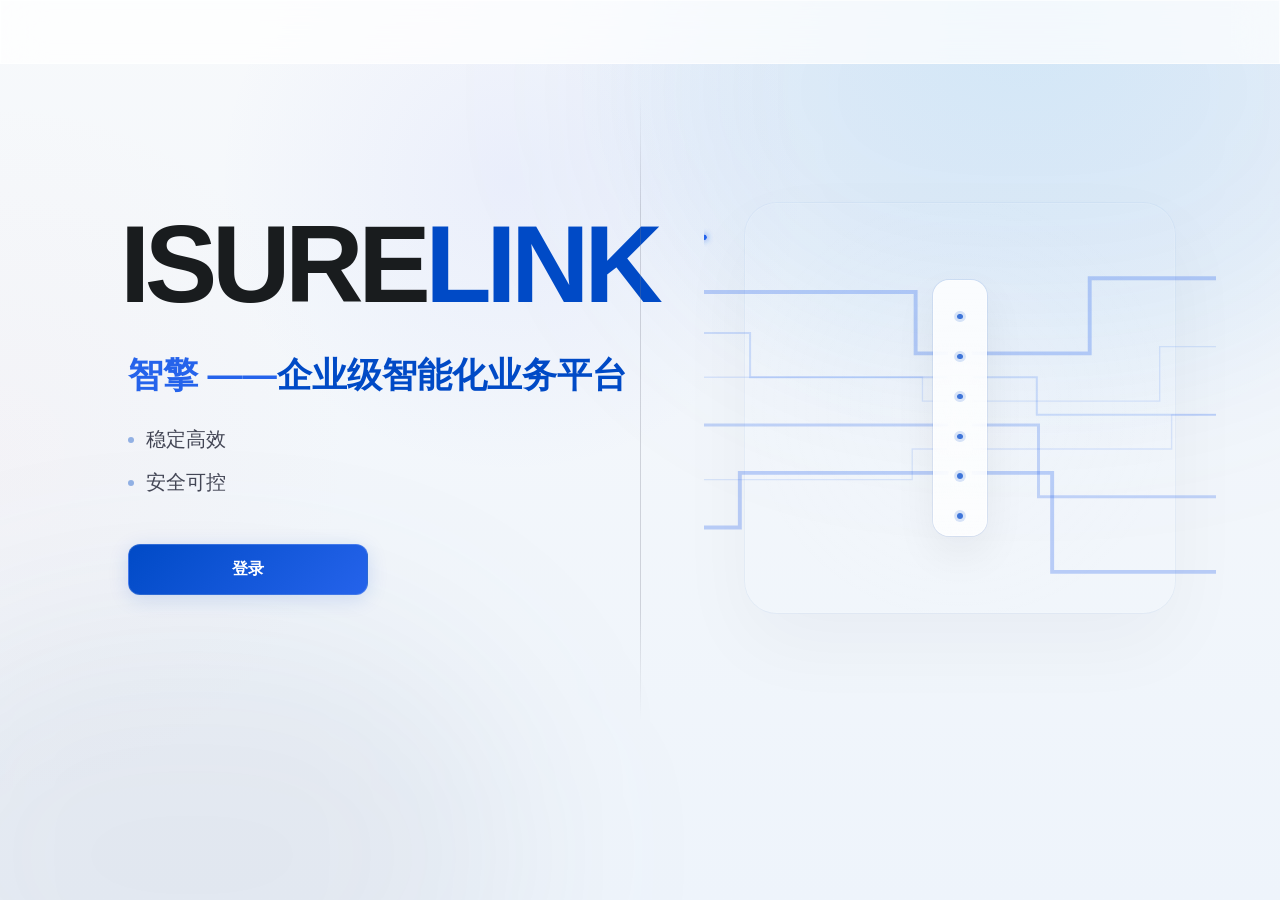
<file: standalone/isurelinkindex/isuerlinkindex.html>
<!DOCTYPE html>
<html lang="zh-CN" data-theme="light">
<head>
  <meta charset="utf-8">
  <meta name="viewport" content="width=device-width, initial-scale=1.0">
  <title>ISURELINK - 智擎 ——企业级智能化业务平台</title>
  <meta
    name="description"
    content="ISURELINK 智擎 ——企业级智能化业务平台，稳定高效，安全可控。"
  >
  <link rel="stylesheet" href="./isuerlinkindex.local.css">
</head>
<body>
  <div class="bg-layer bg-layer-mesh" aria-hidden="true"></div>
  <div class="bg-layer bg-layer-orb bg-layer-orb-top" aria-hidden="true"></div>
  <div class="bg-layer bg-layer-orb bg-layer-orb-bottom" aria-hidden="true"></div>

  <nav class="top-nav glass-panel" data-purpose="navigation"></nav>

  <main class="hero-shell" data-purpose="hero-container">
    <section class="hero-panel hero-copy-panel">
      <div class="hero-copy" data-purpose="hero-content">
        <div class="brand-lockup">
          <h1 class="brand-mark">
            <span>ISURE</span><span class="brand-accent">LINK</span>
          </h1>
          <h2 class="hero-title" data-i18n="heroTitle">
            智擎 ——<span class="brand-inline">企业级智能化业务平台</span>
          </h2>
        </div>

        <div class="feature-list">
          <div class="feature-item">
            <span class="feature-dot" aria-hidden="true"></span>
            <p data-i18n="featureTwo">稳定高效</p>
          </div>
          <div class="feature-item">
            <span class="feature-dot" aria-hidden="true"></span>
            <p data-i18n="featureThree">安全可控</p>
          </div>
        </div>

        <div class="cta-row">
          <a
            id="cta-login-button"
            class="cta-button"
            href="/login"
            data-login-button
            data-i18n="loginCta"
          >
            登录
          </a>
        </div>
      </div>
    </section>

    <section class="hero-panel hero-visual-panel" aria-label="Visual decoration">
      <div class="hero-divider" aria-hidden="true"></div>
      <div class="visual-stage">
        <div class="exchange-halo" aria-hidden="true"></div>
        <svg
          class="exchange-network-svg"
          viewBox="0 0 600 400"
          fill="none"
          xmlns="http://www.w3.org/2000/svg"
          aria-hidden="true"
        >
          <defs>
            <filter id="exchange-glow-strong" x="-25%" y="-25%" width="150%" height="150%">
              <feGaussianBlur stdDeviation="4" result="blur"></feGaussianBlur>
              <feComposite in="SourceGraphic" in2="blur" operator="over"></feComposite>
            </filter>
            <linearGradient id="exchange-line-gradient" x1="0%" y1="0%" x2="100%" y2="0%">
              <stop offset="0%" stop-color="rgba(37, 99, 235, 0.08)">
                <animate attributeName="stop-color" dur="9s" repeatCount="indefinite" values="rgba(37, 99, 235, 0.08);rgba(37, 99, 235, 0.13);rgba(37, 99, 235, 0.08)"></animate>
              </stop>
              <stop offset="46%" stop-color="rgba(37, 99, 235, 0.22)">
                <animate attributeName="offset" dur="12s" repeatCount="indefinite" values="42%;50%;42%"></animate>
              </stop>
              <stop offset="100%" stop-color="rgba(37, 99, 235, 0.11)">
                <animate attributeName="stop-color" dur="10s" repeatCount="indefinite" values="rgba(37, 99, 235, 0.11);rgba(37, 99, 235, 0.17);rgba(37, 99, 235, 0.11)"></animate>
              </stop>
            </linearGradient>
            <linearGradient id="exchange-line-gradient-strong" x1="0%" y1="0%" x2="100%" y2="0%">
              <stop offset="0%" stop-color="rgba(37, 99, 235, 0.12)"></stop>
              <stop offset="54%" stop-color="rgba(37, 99, 235, 0.3)">
                <animate attributeName="offset" dur="11s" repeatCount="indefinite" values="48%;58%;48%"></animate>
              </stop>
              <stop offset="100%" stop-color="rgba(37, 99, 235, 0.16)"></stop>
            </linearGradient>
            <linearGradient id="exchange-line-gradient-soft" x1="0%" y1="0%" x2="100%" y2="0%">
              <stop offset="0%" stop-color="rgba(37, 99, 235, 0.06)"></stop>
              <stop offset="48%" stop-color="rgba(37, 99, 235, 0.16)">
                <animate attributeName="offset" dur="13s" repeatCount="indefinite" values="40%;56%;40%"></animate>
              </stop>
              <stop offset="100%" stop-color="rgba(37, 99, 235, 0.09)"></stop>
            </linearGradient>
            <path id="exchange-path-1" d="M -50 64 H 248 V 136 H 284 M 316 136 H 452 V 48 H 650"></path>
            <path id="exchange-path-2" d="M -50 112 H 54 V 164 H 284 M 316 164 H 390 V 208 H 650"></path>
            <path id="exchange-path-3" d="M -50 164 H 256 V 192 H 284 M 316 192 H 534 V 128 H 650"></path>
            <path id="exchange-path-4" d="M -50 220 H 78 V 220 H 284 M 316 220 H 392 V 304 H 650"></path>
            <path id="exchange-path-5" d="M -50 284 H 244 V 248 H 284 M 316 248 H 548 V 208 H 650"></path>
            <path id="exchange-path-6" d="M -50 340 H 42 V 276 H 284 M 316 276 H 408 V 392 H 650"></path>
          </defs>

          <g class="exchange-network-lines">
            <use href="#exchange-path-1" class="exchange-network-line line-weight-heavy" stroke="url(#exchange-line-gradient-strong)"></use>
            <use href="#exchange-path-2" class="exchange-network-line" stroke="url(#exchange-line-gradient)"></use>
            <use href="#exchange-path-3" class="exchange-network-line line-weight-soft" stroke="url(#exchange-line-gradient-soft)"></use>
            <use href="#exchange-path-4" class="exchange-network-line line-weight-strong" stroke="url(#exchange-line-gradient)"></use>
            <use href="#exchange-path-5" class="exchange-network-line line-weight-soft" stroke="url(#exchange-line-gradient-soft)"></use>
            <use href="#exchange-path-6" class="exchange-network-line line-weight-heavy" stroke="url(#exchange-line-gradient-strong)"></use>
          </g>

          <g class="exchange-network-particles" filter="url(#exchange-glow-strong)">
            <circle class="exchange-particle particle-size-md" r="3.2">
              <animateMotion dur="11s" repeatCount="indefinite" keyPoints="0;1" keyTimes="0;1" calcMode="spline" keySplines="0.4 0 0.2 1">
                <mpath href="#exchange-path-1"></mpath>
              </animateMotion>
              <animate attributeName="opacity" dur="11s" repeatCount="indefinite" values="0;1;1;0" keyTimes="0;0.08;0.92;1"></animate>
            </circle>
            <circle class="exchange-particle" r="2.8">
              <animateMotion begin="1.6s" dur="13.4s" repeatCount="indefinite" keyPoints="0;1" keyTimes="0;1" calcMode="spline" keySplines="0.4 0 0.2 1">
                <mpath href="#exchange-path-2"></mpath>
              </animateMotion>
              <animate attributeName="opacity" begin="1.6s" dur="13.4s" repeatCount="indefinite" values="0;1;1;0" keyTimes="0;0.08;0.92;1"></animate>
            </circle>
            <circle class="exchange-particle particle-size-sm" r="2.4">
              <animateMotion begin="0.8s" dur="12.2s" repeatCount="indefinite" keyPoints="0;1" keyTimes="0;1" calcMode="spline" keySplines="0.4 0 0.2 1">
                <mpath href="#exchange-path-3"></mpath>
              </animateMotion>
              <animate attributeName="opacity" begin="0.8s" dur="12.2s" repeatCount="indefinite" values="0;1;1;0" keyTimes="0;0.08;0.92;1"></animate>
            </circle>
            <circle class="exchange-particle" r="2.8">
              <animateMotion begin="2.4s" dur="14.8s" repeatCount="indefinite" keyPoints="0;1" keyTimes="0;1" calcMode="spline" keySplines="0.4 0 0.2 1">
                <mpath href="#exchange-path-4"></mpath>
              </animateMotion>
              <animate attributeName="opacity" begin="2.4s" dur="14.8s" repeatCount="indefinite" values="0;1;1;0" keyTimes="0;0.08;0.92;1"></animate>
            </circle>
            <circle class="exchange-particle particle-size-md" r="3.1">
              <animateMotion begin="3.5s" dur="12.8s" repeatCount="indefinite" keyPoints="0;1" keyTimes="0;1" calcMode="spline" keySplines="0.4 0 0.2 1">
                <mpath href="#exchange-path-5"></mpath>
              </animateMotion>
              <animate attributeName="opacity" begin="3.5s" dur="12.8s" repeatCount="indefinite" values="0;1;1;0" keyTimes="0;0.08;0.92;1"></animate>
            </circle>
            <circle class="exchange-particle particle-size-sm" r="2.3">
              <animateMotion begin="5.2s" dur="15.4s" repeatCount="indefinite" keyPoints="0;1" keyTimes="0;1" calcMode="spline" keySplines="0.4 0 0.2 1">
                <mpath href="#exchange-path-6"></mpath>
              </animateMotion>
              <animate attributeName="opacity" begin="5.2s" dur="15.4s" repeatCount="indefinite" values="0;1;1;0" keyTimes="0;0.08;0.92;1"></animate>
            </circle>
          </g>
        </svg>

        <div class="exchange-lane-group exchange-lane-group-in" aria-hidden="true">
          <div class="exchange-lane lane-in lane-in-1"></div>
          <div class="exchange-lane lane-in lane-in-2"></div>
          <div class="exchange-lane lane-in lane-in-3"></div>
          <div class="exchange-lane lane-in lane-in-4"></div>
          <div class="exchange-lane lane-in lane-in-5"></div>
        </div>

        <div class="exchange-lane-group exchange-lane-group-out" aria-hidden="true">
          <div class="exchange-lane lane-out lane-out-1"></div>
          <div class="exchange-lane lane-out lane-out-2"></div>
          <div class="exchange-lane lane-out lane-out-3"></div>
          <div class="exchange-lane lane-out lane-out-4"></div>
          <div class="exchange-lane lane-out lane-out-5"></div>
        </div>

        <div class="exchange-board glass-panel">
          <div class="exchange-board-sheen" aria-hidden="true"></div>
          <div class="exchange-chip-grid" aria-hidden="true">
            <span class="exchange-chip chip-1"></span>
            <span class="exchange-chip chip-2"></span>
            <span class="exchange-chip chip-3"></span>
            <span class="exchange-chip chip-4"></span>
            <span class="exchange-chip chip-5"></span>
            <span class="exchange-chip chip-6"></span>
          </div>
        </div>

      </div>
    </section>
  </main>

  <script src="./isuerlinkindex.local.js"></script>
</body>
</html>
</file>
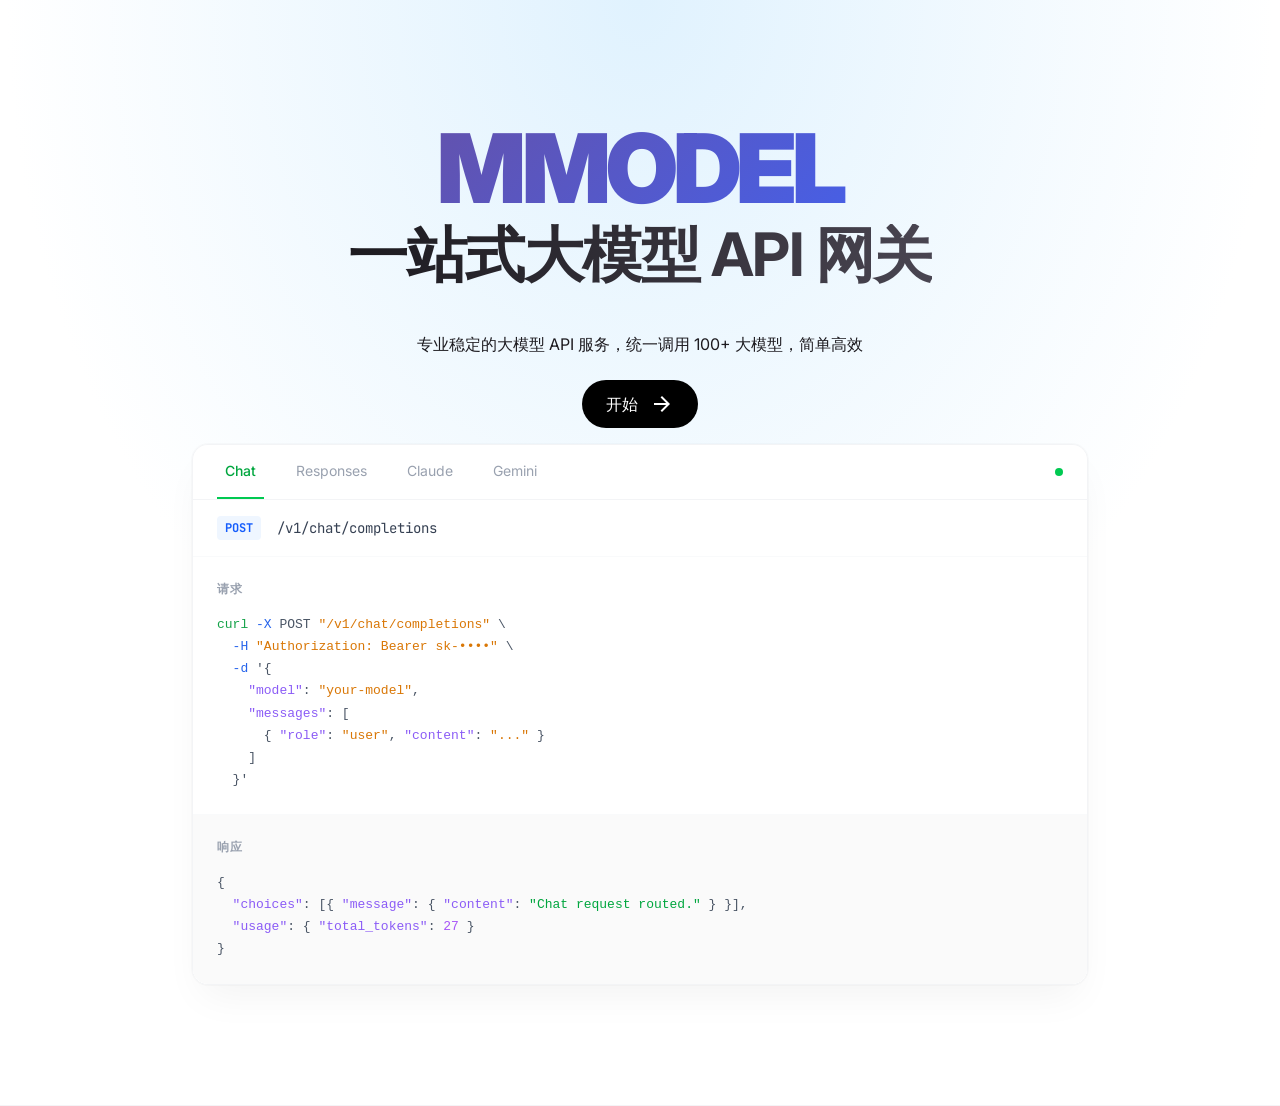
<file: standalone/mmodelindex/mmodelindex.html>
<!DOCTYPE html><html class="light" lang="zh-CN" style=""><head>
<meta charset="utf-8">
<meta content="width=device-width, initial-scale=1.0" name="viewport">
<title>MMODEL</title>
<link href="./mmodelindex.generated.css" rel="stylesheet">
<link href="https://fonts.googleapis.com/css2?family=Material+Symbols+Outlined:wght,FILL@100..700,0..1&amp;display=swap" rel="stylesheet">
<link href="https://fonts.googleapis.com/css2?family=Inter:wght@400;600;700;800&amp;family=JetBrains+Mono:wght@500&amp;display=swap" rel="stylesheet">
<link href="https://fonts.googleapis.com/css2?family=Material+Symbols+Outlined:wght,FILL@100..700,0..1&amp;display=swap" rel="stylesheet">
    <style>
        .text-gradient {
            background: linear-gradient(to right, #60a5fa, #a855f7);
            -webkit-background-clip: text;
            -webkit-text-fill-color: transparent;
            background-clip: text;
        }
        .console-shadow {
            box-shadow: 0 20px 40px -10px rgba(0,0,0,0.05), 0 0 0 1px rgba(0,0,0,0.02);
        }
    
        @keyframes tech-gradient-flow {
            0% { background-position: 0% 50%; }
            50% { background-position: 100% 50%; }
            100% { background-position: 0% 50%; }
        }
        .animate-tech-gradient {
            background: linear-gradient(-45deg, #6750A4, #4CC9F0, #4361EE, #6750A4);
            background-size: 300% 300%;
            -webkit-background-clip: text;
            -webkit-text-fill-color: transparent;
            background-clip: text;
            animation: tech-gradient-flow 5s linear infinite;
        }

        html.dark body {
            background: #0b1220;
            color: #e5e7eb;
        }

        html.dark .bg-hero-gradient {
            background: radial-gradient(ellipse at top, #172554 0%, #0b1220 72%);
        }

        html.dark .bg-white,
        html.dark .bg-console-bg {
            background-color: #0f172a !important;
        }

        html.dark .bg-\[\#fafafa\] {
            background-color: #111827 !important;
        }

        html.dark .border-gray-100,
        html.dark .border-gray-50,
        html.dark .border-outline-variant\/20 {
            border-color: rgba(148, 163, 184, 0.18) !important;
        }

        html.dark .console-shadow {
            box-shadow: 0 24px 48px -20px rgba(0, 0, 0, 0.55), 0 0 0 1px rgba(148, 163, 184, 0.08);
        }

        html.dark .text-on-surface,
        html.dark .text-gray-700 {
            color: #f8fafc !important;
        }

        html.dark .text-on-surface-variant,
        html.dark .text-gray-600 {
            color: #cbd5e1 !important;
        }

        html.dark .text-gray-500,
        html.dark .text-gray-400 {
            color: #94a3b8 !important;
        }

        html.dark .hover\:text-gray-800:hover {
            color: #f8fafc !important;
        }

        html.dark .from-on-surface,
        html.dark .to-on-surface-variant {
            --tw-gradient-from: #f8fafc var(--tw-gradient-from-position) !important;
            --tw-gradient-to: rgb(248 250 252 / 0) var(--tw-gradient-to-position) !important;
            --tw-gradient-stops: var(--tw-gradient-from), #cbd5e1 var(--tw-gradient-via-position), var(--tw-gradient-to) !important;
        }

        html.dark .bg-black {
            background-color: #2563eb !important;
        }

        html.dark .text-white {
            color: #ffffff !important;
        }

        html.dark .bg-blue-50 {
            background-color: rgba(37, 99, 235, 0.14) !important;
        }

        html.dark .bg-orange-50 {
            background-color: rgba(234, 88, 12, 0.14) !important;
        }

        html.dark .bg-purple-50 {
            background-color: rgba(147, 51, 234, 0.14) !important;
        }

        html.dark footer {
            background-color: #111827 !important;
        }
    </style>
</head>
<body class="bg-surface font-body-md text-on-surface antialiased min-h-screen relative overflow-x-hidden selection:bg-primary-container selection:text-on-primary-container">
<!-- Radial Background -->
<div class="absolute inset-0 bg-hero-gradient -z-10 pointer-events-none h-[800px]"></div>
<!-- Top Navigation (From JSON) -->
<main class="w-full max-w-container-max mx-auto px-4 md:px-8 pt-section-padding-lg pb-section-padding-lg">
<!-- Hero Section -->
<section class="flex flex-col items-center text-center mb-8">
<h1 class="font-display-hero text-display-hero text-on-surface mb-2 tracking-tighter"><span class="block text-8xl tracking-tighter font-black mb-2 bg-clip-text text-transparent animate-tech-gradient">MMODEL</span>
<span class="block text-6xl tracking-tight font-bold bg-gradient-to-r from-on-surface to-on-surface-variant bg-clip-text text-transparent" id="hero-title">一站式大模型 API 网关</span></h1>
<p class="font-body-lg text-body-lg text-on-surface-variant max-w-2xl text-gray-500 mt-2 mb-8"></p><p class="" dir="auto" id="hero-subtitle" style="white-space: pre-wrap;">专业稳定的大模型 API 服务，统一调用 100+ 大模型，简单高效</p><p class=""></p>
<a class="inline-flex items-center justify-center bg-black text-white px-6 py-3 rounded-full font-body-md text-body-md font-medium hover:opacity-90 transition-opacity mt-6" href="/console"><span id="hero-cta">开始</span>&nbsp;<span class="material-symbols-outlined ml-2 text-[18px]">arrow_forward</span>
</a>
</section>
<!-- API Console Section -->
<section class="w-full max-w-4xl mx-auto -mt-4">
<div class="bg-console-bg rounded-2xl console-shadow border border-gray-100 overflow-hidden flex flex-col">
<!-- Console Header / Tabs -->
<div class="flex items-center justify-between px-6 border-b border-gray-100 bg-white">
<div class="flex space-x-6">
<button class="tab-btn px-2 py-4 font-body-md text-sm border-b-2 font-medium border-green-500 text-green-600" data-active-class="border-green-500 text-green-600" data-target="tab-chat" id="tab-label-chat">Chat</button>
<button class="tab-btn px-2 py-4 font-body-md text-sm transition-colors text-gray-400 hover:text-gray-800 border-b-2 border-transparent" data-active-class="border-orange-500 text-orange-600" data-target="tab-responses" id="tab-label-responses">Responses</button>
<button class="tab-btn px-2 py-4 font-body-md text-sm transition-colors text-gray-400 hover:text-gray-800 border-transparent border-b-2" data-active-class="border-blue-500 text-blue-600" data-target="tab-claude">Claude</button>
<button class="tab-btn px-2 py-4 font-body-md text-sm transition-colors text-gray-400 hover:text-gray-800 border-transparent border-b-2" data-active-class="border-purple-500 text-purple-600" data-target="tab-gemini">Gemini</button>
</div>
<div class="flex items-center space-x-2 text-xs font-label-mono text-gray-400">
<span class="w-2 h-2 rounded-full bg-green-500"></span>
</div>
</div>
<!-- Tab Contents -->
<div id="tab-contents">
<!-- Chat Tab -->
<div class="tab-content bg-white block" id="tab-chat">
<div class="px-6 py-4 flex items-center gap-4 border-b border-gray-50 bg-white">
<span class="px-2 py-1 bg-blue-50 text-blue-600 rounded font-label-mono text-xs font-bold">POST</span>
<span class="font-label-mono text-sm text-gray-700">/v1/chat/completions</span>
</div>
<div class="flex flex-col bg-white">
<div class="p-6 border-b border-gray-50">
<div class="font-label-mono text-xs text-gray-400 font-semibold tracking-widest mb-4 uppercase section-request-label">请求</div>
<pre class="font-label-mono text-[13px] leading-relaxed text-gray-600 overflow-x-auto"><code><span class="text-console-keyword">curl</span> <span class="text-console-method">-X</span> POST <span class="text-console-string">"/v1/chat/completions"</span> \
  <span class="text-console-method">-H</span> <span class="text-console-string">"Authorization: Bearer sk-••••"</span> \
  <span class="text-console-method">-d</span> '{
    <span class="text-console-variable">"model"</span>: <span class="text-console-string">"your-model"</span>,
    <span class="text-console-variable">"messages"</span>: [
      { <span class="text-console-variable">"role"</span>: <span class="text-console-string">"user"</span>, <span class="text-console-variable">"content"</span>: <span class="text-console-string">"..."</span> }
    ]
  }'</code></pre>
</div>
<div class="p-6 bg-[#fafafa]">
<div class="font-label-mono text-xs text-gray-400 font-semibold tracking-widest mb-4 uppercase section-response-label">响应</div>
<pre class="font-label-mono text-[13px] leading-relaxed text-gray-600 overflow-x-auto"><code>{
  <span class="text-console-variable">"choices"</span>: [{ <span class="text-console-variable">"message"</span>: { <span class="text-console-variable">"content"</span>: <span class="text-green-600">"Chat request routed."</span> } }],
  <span class="text-console-variable">"usage"</span>: { <span class="text-console-variable">"total_tokens"</span>: <span class="text-[#a855f7]">27</span> }
}</code></pre>
</div>
</div>
</div>
<!-- Responses Tab -->
<div class="tab-content bg-white hidden" id="tab-responses">
<div class="px-6 py-4 flex items-center gap-4 border-b border-gray-50 bg-white">
<span class="px-2 py-1 bg-orange-50 text-orange-600 rounded font-label-mono text-xs font-bold">POST</span>
<span class="font-label-mono text-sm text-gray-700">/v1/responses</span>
</div>
<div class="flex flex-col bg-white">
<div class="p-6 border-b border-gray-50">
<div class="font-label-mono text-xs text-gray-400 font-semibold tracking-widest mb-4 uppercase section-request-label">请求</div>
<pre class="font-label-mono text-[13px] leading-relaxed text-gray-600 overflow-x-auto"><code><span class="text-green-600">curl</span> <span class="text-blue-600">-X</span> POST <span class="text-orange-600">"/v1/responses"</span> \
  <span class="text-blue-600">-H</span> <span class="text-orange-600">"Authorization: Bearer sk-••••"</span> \
  <span class="text-blue-600">-d</span> <span class="text-orange-600">'{
    "model": "your-model",
    "input": "..."
  }'</span></code></pre>
</div>
<div class="p-6 bg-[#fafafa]">
<div class="font-label-mono text-xs text-gray-400 font-semibold tracking-widest mb-4 uppercase section-response-label">响应</div>
<pre class="font-label-mono text-[13px] leading-relaxed text-gray-600 overflow-x-auto"><code>{
  <span class="text-blue-600">"output"</span>: [{ <span class="text-blue-600">"type"</span>: <span class="text-orange-600">"output_text"</span>, <span class="text-blue-600">"text"</span>: <span class="text-orange-600">"Response workflow ready."</span> }],
  <span class="text-blue-600">"usage"</span>: { <span class="text-blue-600">"total_tokens"</span>: <span class="text-purple-600">31</span> }
}</code></pre>
</div>
</div>
</div>
<!-- Claude Tab -->
<div class="tab-content bg-white hidden" id="tab-claude">
<div class="px-6 py-4 flex items-center gap-4 border-b border-gray-50 bg-white">
<span class="px-2 py-1 bg-blue-50 text-blue-600 rounded font-label-mono text-xs font-bold">POST</span>
<span class="font-label-mono text-sm text-gray-700">/v1/messages</span>
</div>
<div class="flex flex-col bg-white">
<div class="p-6 border-b border-gray-50">
<div class="font-label-mono text-xs text-gray-400 font-semibold tracking-widest mb-4 uppercase section-request-label">请求</div>
<pre class="font-label-mono text-[13px] leading-relaxed text-gray-600 overflow-x-auto"><code><span class="text-green-600">curl</span> <span class="text-blue-600">-X</span> POST <span class="text-orange-600">"/v1/messages"</span> \
  <span class="text-blue-600">-H</span> <span class="text-orange-600">"x-api-key: sk-••••"</span> \
  <span class="text-blue-600">-H</span> <span class="text-orange-600">"anthropic-version: 2023-06-01"</span> \
  <span class="text-blue-600">-d</span> <span class="text-orange-600">'{
    <span class="text-blue-600">"model"</span>: "your-model",
    <span class="text-blue-600">"max_tokens"</span>: 1024,
    <span class="text-blue-600">"messages"</span>: [
      { <span class="text-blue-600">"role"</span>: "user", <span class="text-blue-600">"content"</span>: "..." }
    ]
  }'</span></code></pre>
</div>
<div class="p-6 bg-[#fafafa]">
<div class="font-label-mono text-xs text-gray-400 font-semibold tracking-widest mb-4 uppercase section-response-label">响应</div>
<pre class="font-label-mono text-[13px] leading-relaxed text-gray-600 overflow-x-auto"><code>{
  <span class="text-blue-600">"content"</span>: [{ <span class="text-blue-600">"type"</span>: <span class="text-orange-600">"text"</span>, <span class="text-blue-600">"text"</span>: <span class="text-blue-600">"Claude message routed."</span> }],
  <span class="text-blue-600">"usage"</span>: { <span class="text-blue-600">"input_tokens"</span>: <span class="text-purple-600">11</span>, <span class="text-blue-600">"output_tokens"</span>: <span class="text-purple-600">18</span> }
}</code></pre>
</div>
</div>
</div>
<!-- Gemini Tab -->
<div class="tab-content bg-white hidden" id="tab-gemini">
<div class="px-6 py-4 flex items-center gap-4 border-b border-gray-50 bg-white">
<span class="px-2 py-1 bg-purple-50 text-purple-600 rounded font-label-mono text-xs font-bold">POST</span>
<span class="font-label-mono text-sm text-gray-700">/v1beta/models/{model}:generateContent</span>
</div>
<div class="flex flex-col bg-white">
<div class="p-6 border-b border-gray-50">
<div class="font-label-mono text-xs text-gray-400 font-semibold tracking-widest mb-4 uppercase section-request-label">请求</div>
<pre class="font-label-mono text-[13px] leading-relaxed text-gray-600 overflow-x-auto"><code><span class="text-green-600">curl</span> <span class="text-blue-600">-X</span> POST <span class="text-orange-600">"/v1beta/models/{model}:generateContent"</span> \
  <span class="text-blue-600">-H</span> <span class="text-orange-600">"x-goog-api-key: sk-••••"</span> \
  <span class="text-blue-600">-d</span> <span class="text-orange-600">'{
    <span class="text-blue-600">"contents"</span>: [
      { <span class="text-blue-600">"role"</span>: "user",
        <span class="text-blue-600">"parts"</span>: [{ <span class="text-blue-600">"text"</span>: "..." }] }
    ]
  }'</span></code></pre>
</div>
<div class="p-6 bg-[#fafafa]">
<div class="font-label-mono text-xs text-gray-400 font-semibold tracking-widest mb-4 uppercase section-response-label">响应</div>
<pre class="font-label-mono text-[13px] leading-relaxed text-gray-600 overflow-x-auto"><code>{
  <span class="text-blue-600">"candidates"</span>: [{ <span class="text-blue-600">"content"</span>: { <span class="text-blue-600">"parts"</span>: [{ <span class="text-blue-600">"text"</span>: <span class="text-purple-600">"Gemini request served."</span> }] } }],
  <span class="text-blue-600">"usageMetadata"</span>: { <span class="text-blue-600">"totalTokenCount"</span>: <span class="text-purple-600">25</span> }
}</code></pre>
</div>
</div>
</div>
</div>
</div>
</section>
</main>
<!-- Footer (From JSON) -->
<footer class="bg-surface-container-lowest dark:bg-surface-dim full-width border-t border-outline-variant/20 flat">
</footer>
<script>
    const translations = {
        zh: {
            title: 'MMODEL',
            heroTitle: '一站式大模型 API 网关',
            heroSubtitle: '专业稳定的大模型 API 服务，统一调用 100+ 大模型，简单高效',
            heroCta: '开始',
            chat: 'Chat',
            responses: 'Responses',
            request: '请求',
            response: '响应',
        },
        en: {
            title: 'MMODEL',
            heroTitle: 'One-stop LLM API Gateway',
            heroSubtitle: 'Stable and professional LLM API service with unified access to 100+ models.',
            heroCta: 'Get Started',
            chat: 'Chat',
            responses: 'Responses',
            request: 'Request',
            response: 'Response',
        }
    };

    function normalizeLang(lang) {
        if (!lang) return 'zh';
        const normalized = String(lang).toLowerCase();
        return normalized.startsWith('en') ? 'en' : 'zh';
    }

    function applyLanguage(lang) {
        const locale = translations[normalizeLang(lang)];
        document.documentElement.lang = locale === translations.en ? 'en' : 'zh-CN';
        document.title = locale.title;

        const heroTitle = document.getElementById('hero-title');
        const heroSubtitle = document.getElementById('hero-subtitle');
        const heroCta = document.getElementById('hero-cta');
        const tabChat = document.getElementById('tab-label-chat');
        const tabResponses = document.getElementById('tab-label-responses');

        if (heroTitle) heroTitle.textContent = locale.heroTitle;
        if (heroSubtitle) heroSubtitle.textContent = locale.heroSubtitle;
        if (heroCta) heroCta.textContent = locale.heroCta;
        if (tabChat) tabChat.textContent = locale.chat;
        if (tabResponses) tabResponses.textContent = locale.responses;

        document.querySelectorAll('.section-request-label').forEach((el) => {
            el.textContent = locale.request;
        });
        document.querySelectorAll('.section-response-label').forEach((el) => {
            el.textContent = locale.response;
        });
    }

    function notifyParentReady() {
        try {
            if (window.parent && window.parent !== window) {
                window.parent.postMessage({ type: 'mmodelindex-ready' }, '*');
            }
        } catch (e) {
            // Ignore parent messaging failures
        }
    }

    document.addEventListener('DOMContentLoaded', () => {
        const tabs = document.querySelectorAll('.tab-btn');
        const contents = document.querySelectorAll('.tab-content');

        tabs.forEach(tab => {
            tab.addEventListener('click', () => {
                const target = tab.getAttribute('data-target');
                
                // Hide all contents
                contents.forEach(c => {
                    c.classList.remove('block');
                    c.classList.add('hidden');
                });
                
                // Show target content
                const targetEl = document.getElementById(target);
                if (targetEl) {
                    targetEl.classList.remove('hidden');
                    targetEl.classList.add('block');
                }
                
                // Reset tab styles
                tabs.forEach(t => {
                    const activeClass = t.getAttribute('data-active-class');
                    const classesToRemove = activeClass.split(' ');
                    t.classList.remove('font-medium', 'border-b-2', ...classesToRemove);
                    t.classList.add('text-gray-400', 'hover:text-gray-800', 'border-b-2', 'border-transparent');
                });
                
                // Set active tab style
                const activeClass = tab.getAttribute('data-active-class');
                const classesToAdd = activeClass.split(' ');
                tab.classList.remove('text-gray-400', 'hover:text-gray-800', 'border-transparent');
                tab.classList.add('font-medium', 'border-b-2', ...classesToAdd);
            });
        });

        applyLanguage(document.documentElement.lang);
        notifyParentReady();
    });

    window.addEventListener('message', (event) => {
        const data = event.data || {};
        const themeMode = data.themeMode;
        if (themeMode === 'dark' || themeMode === 'light') {
            document.documentElement.classList.remove('light', 'dark');
            document.documentElement.classList.add(themeMode);
        }

        if (data.lang) {
            applyLanguage(data.lang);
        }
    });

    if (window.matchMedia && window.matchMedia('(prefers-color-scheme: dark)').matches) {
        document.documentElement.classList.remove('light');
        document.documentElement.classList.add('dark');
    }

    window.addEventListener('load', notifyParentReady);
</script>


</body></html>
</file>
<file: standalone/isurelinkindex/isuerlinkindex.local.css>
:root {
  color-scheme: light;
  --bg: #f7f9fb;
  --bg-soft: #eef4fb;
  --panel: rgba(255, 255, 255, 0.72);
  --panel-border: rgba(255, 255, 255, 0.56);
  --text: #191c1e;
  --text-soft: #434655;
  --accent: #004ac6;
  --accent-strong: #2563eb;
  --accent-soft: rgba(0, 74, 198, 0.08);
  --secondary-soft: rgba(80, 95, 118, 0.08);
  --divider: rgba(115, 118, 134, 0.28);
  --button-shadow: 0 4px 20px rgba(0, 74, 198, 0.15);
  --button-shadow-hover: 0 8px 30px rgba(0, 74, 198, 0.25);
  --gateway-shadow: 0 28px 64px rgba(15, 23, 42, 0.15);
  --exchange-border: rgba(0, 74, 198, 0.12);
  --exchange-border-secondary: rgba(80, 95, 118, 0.1);
  --exchange-lane: rgba(52, 110, 215, 0.16);
  --exchange-lane-glow: rgba(52, 110, 215, 0.18);
  --exchange-flow: rgba(52, 110, 215, 0.95);
  --exchange-core-fill: rgba(255, 255, 255, 0.9);
  --exchange-chip-fill: rgba(224, 234, 255, 0.92);
  --exchange-chip-active: rgba(191, 219, 254, 0.98);
  --exchange-stroke: #346ed7;
  --exchange-core-shadow: rgba(52, 110, 215, 0.18);
}

html[data-theme='dark'] {
  color-scheme: dark;
  --bg: #091322;
  --bg-soft: #0d1a31;
  --panel: rgba(15, 23, 42, 0.54);
  --panel-border: rgba(148, 163, 184, 0.14);
  --text: #eef2ff;
  --text-soft: #c1c9da;
  --accent: #7db5ff;
  --accent-strong: #4f8dff;
  --accent-soft: rgba(79, 141, 255, 0.14);
  --secondary-soft: rgba(148, 163, 184, 0.12);
  --divider: rgba(148, 163, 184, 0.2);
  --button-shadow: 0 10px 30px rgba(37, 99, 235, 0.24);
  --button-shadow-hover: 0 16px 42px rgba(37, 99, 235, 0.34);
  --gateway-shadow: 0 32px 80px rgba(2, 6, 23, 0.4);
  --exchange-border: rgba(125, 181, 255, 0.18);
  --exchange-border-secondary: rgba(148, 163, 184, 0.14);
  --exchange-lane: rgba(141, 189, 255, 0.18);
  --exchange-lane-glow: rgba(141, 189, 255, 0.2);
  --exchange-flow: rgba(141, 189, 255, 0.95);
  --exchange-core-fill: rgba(12, 22, 40, 0.9);
  --exchange-chip-fill: rgba(20, 34, 58, 0.95);
  --exchange-chip-active: rgba(35, 66, 120, 0.98);
  --exchange-stroke: #8dbdff;
  --exchange-core-shadow: rgba(141, 189, 255, 0.22);
}

* {
  box-sizing: border-box;
}

html,
body {
  min-height: 100%;
  margin: 0;
}

body {
  position: relative;
  overflow-x: hidden;
  font-family: -apple-system, BlinkMacSystemFont, 'Segoe UI', Roboto,
    'Helvetica Neue', Arial, sans-serif;
  background:
    radial-gradient(circle at 40% 20%, rgba(105, 130, 255, 0.08), transparent 28%),
    radial-gradient(circle at 80% 0%, rgba(24, 199, 255, 0.08), transparent 34%),
    radial-gradient(circle at 0% 50%, rgba(255, 173, 173, 0.05), transparent 26%),
    linear-gradient(180deg, var(--bg) 0%, var(--bg-soft) 100%);
  color: var(--text);
  -webkit-font-smoothing: antialiased;
  -moz-osx-font-smoothing: grayscale;
}

.bg-layer {
  position: fixed;
  pointer-events: none;
  z-index: 0;
}

.bg-layer-mesh {
  inset: 0;
}

.bg-layer-orb {
  border-radius: 999px;
  filter: blur(100px);
}

.bg-layer-orb-top {
  top: -20%;
  right: -10%;
  width: 60%;
  height: 60%;
  background: var(--accent-soft);
}

.bg-layer-orb-bottom {
  bottom: -20%;
  left: -10%;
  width: 50%;
  height: 50%;
  background: var(--secondary-soft);
}

.glass-panel {
  background: var(--panel);
  backdrop-filter: blur(20px);
  -webkit-backdrop-filter: blur(20px);
  border: 1px solid var(--panel-border);
}

.top-nav {
  position: fixed;
  top: 0;
  width: 100%;
  min-height: 64px;
  z-index: 50;
  transition: box-shadow 0.3s ease, background-color 0.3s ease;
}

.top-nav.is-scrolled {
  box-shadow: 0 18px 40px rgba(15, 23, 42, 0.08);
}

.hero-shell {
  position: relative;
  z-index: 10;
  width: 100%;
  min-height: 80vh;
  padding-top: 96px;
  display: flex;
  flex-direction: column;
}

.hero-panel {
  width: 100%;
}

.hero-copy-panel {
  display: flex;
  justify-content: center;
  padding: 64px 24px;
}

.hero-copy {
  max-width: 42rem;
}

.brand-lockup {
  display: inline-flex;
  flex-direction: column;
  width: fit-content;
  max-width: 100%;
}

.brand-mark {
  margin: 0 0 48px;
  margin-left: -8px;
  font-size: clamp(2.7rem, 9vw, 6.8rem);
  line-height: 0.8;
  letter-spacing: -0.05em;
  font-weight: 900;
  color: var(--text);
}

.brand-accent,
.brand-inline {
  color: var(--accent);
}

.hero-title {
  margin: 0 0 32px;
  font-size: clamp(1.25rem, 2.7vw, 2.2rem);
  line-height: 1.1;
  font-weight: 700;
  color: var(--accent-strong);
  white-space: nowrap;
  width: calc(100% + 2.25rem);
  max-width: calc(100vw - 48px);
}

.feature-list {
  display: flex;
  flex-direction: column;
  gap: 16px;
  margin-bottom: 48px;
  font-size: clamp(1rem, 2vw, 1.25rem);
  font-weight: 500;
  color: var(--text-soft);
}

.feature-item {
  display: flex;
  align-items: center;
  gap: 12px;
}

.feature-item p {
  margin: 0;
}

.feature-dot {
  width: 6px;
  height: 6px;
  border-radius: 999px;
  background: color-mix(in srgb, var(--accent) 40%, transparent);
}

.cta-row {
  display: flex;
  align-items: center;
  gap: 24px;
}

.cta-button {
  display: inline-flex;
  align-items: center;
  justify-content: center;
  min-width: 240px;
  padding: 14px 48px;
  border-radius: 12px;
  border: 1px solid rgba(255, 255, 255, 0.16);
  background: linear-gradient(135deg, var(--accent) 0%, var(--accent-strong) 100%);
  color: #ffffff;
  font-size: 1rem;
  font-weight: 600;
  text-decoration: none;
  box-shadow: var(--button-shadow);
  transition:
    transform 0.25s ease,
    filter 0.25s ease,
    box-shadow 0.25s ease;
}

.cta-button:hover {
  filter: brightness(1.08);
  transform: translateY(-1px);
  box-shadow: var(--button-shadow-hover);
}

.hero-visual-panel {
  position: relative;
  min-height: 50vh;
  display: flex;
  align-items: center;
  justify-content: center;
  padding: 24px;
  overflow: hidden;
}

.hero-divider {
  display: none;
}

.visual-stage {
  position: relative;
  width: 100%;
  max-width: 32rem;
  aspect-ratio: 1 / 1;
}

.exchange-halo {
  position: absolute;
  inset: 10% 8%;
  border-radius: 2rem;
  background: radial-gradient(circle at center, rgba(255, 255, 255, 0.08), transparent 72%);
}

.exchange-halo::before,
.exchange-halo::after {
  content: '';
  position: absolute;
  inset: 0;
  border-radius: inherit;
}

.exchange-halo::after {
  border: 1px solid rgba(255, 255, 255, 0.12);
}

.exchange-halo::before {
  box-shadow:
    0 0 0 1px rgba(52, 110, 215, 0.05),
    0 30px 80px rgba(15, 23, 42, 0.04);
}

.exchange-network-svg {
  position: absolute;
  inset: 0;
  width: 100%;
  height: 100%;
}

.exchange-network-line {
  stroke: rgba(37, 99, 235, 0.18);
  stroke-width: 2.4;
  stroke-linecap: square;
  stroke-linejoin: miter;
}

.exchange-network-line.line-weight-heavy {
  stroke: rgba(37, 99, 235, 0.28);
  stroke-width: 4.6;
}

.exchange-network-line.line-weight-strong {
  stroke: rgba(37, 99, 235, 0.24);
  stroke-width: 3.5;
}

.exchange-network-line.line-weight-soft {
  stroke: rgba(37, 99, 235, 0.13);
  stroke-width: 1.6;
}

.exchange-particle {
  fill: #2563eb;
}

.exchange-lane-group {
  position: absolute;
  inset: 0;
  opacity: 0;
  pointer-events: none;
}

.exchange-lane-group-in {
  left: 0;
}

.exchange-lane-group-out {
  right: 0;
}

.exchange-lane {
  display: none;
}

.exchange-board {
  position: absolute;
  inset: 50% auto auto 50%;
  width: 3.4rem;
  height: 16rem;
  margin-left: -1.7rem;
  margin-top: -8rem;
  border-radius: 1rem;
  box-shadow:
    0 18px 44px rgba(15, 23, 42, 0.06),
    0 0 0 1px rgba(52, 110, 215, 0.1);
  overflow: hidden;
  display: flex;
  align-items: center;
  justify-content: center;
  animation: board-breathe 7.6s ease-in-out infinite;
}

.exchange-board-sheen {
  position: absolute;
  inset: 0;
  background:
    linear-gradient(180deg, rgba(255, 255, 255, 0.42), rgba(255, 255, 255, 0.08)),
    radial-gradient(circle at center, rgba(255, 255, 255, 0.08), transparent 70%);
}

.exchange-chip-grid {
  position: absolute;
  inset: 1rem 0;
}

.exchange-chip {
  position: absolute;
  left: 50%;
  width: 0.34rem;
  height: 0.34rem;
  margin-left: -0.17rem;
  border-radius: 999px;
  background: var(--exchange-flow);
  box-shadow: 0 0 0 0.18rem var(--exchange-lane-glow);
  animation: chip-shift 6.4s ease-in-out infinite;
}

.exchange-chip.is-flashing {
  animation:
    chip-shift 6.4s ease-in-out infinite,
    chip-flash 560ms ease-out;
}

.exchange-chip::after {
  display: none;
}

.chip-1,
.chip-2,
.chip-3 {
  top: 0;
}

.chip-4,
.chip-5,
.chip-6 {
  top: auto;
}

.chip-1 {
  top: 7.5%;
}

.chip-2 {
  top: 25.5%;
}

.chip-3 {
  top: 43.5%;
}

.chip-4 {
  top: 61.5%;
}

.chip-5 {
  top: 79.5%;
}

.chip-6 {
  top: 97.5%;
}

.chip-1,
.chip-4 {
  animation-delay: -0.6s;
}

.chip-2,
.chip-5 {
  animation-delay: -1.8s;
}

.chip-3,
.chip-6 {
  animation-delay: -3.1s;
}

.exchange-board-symbol {
  position: relative;
  z-index: 1;
  width: 2.4rem;
  height: auto;
  filter: drop-shadow(0 8px 12px var(--exchange-core-shadow));
}

.exchange-mark-rail,
.exchange-mark-orbit,
.exchange-mark-router,
.exchange-mark-node {
  stroke: var(--exchange-stroke);
  stroke-width: 2.4;
  stroke-linecap: round;
  stroke-linejoin: round;
}

.exchange-mark-rail,
.exchange-mark-orbit {
  fill: none;
}

.exchange-mark-router {
  fill: color-mix(in srgb, var(--exchange-core-fill) 92%, transparent);
}

.exchange-mark-node {
  fill: var(--exchange-stroke);
}

@keyframes lane-flow {
  from {
    opacity: 0;
  }

  to {
    opacity: 1;
  }
}

@keyframes board-breathe {
  0%,
  100% {
    transform: translate3d(0, 0, 0);
    box-shadow:
      0 18px 40px rgba(15, 23, 42, 0.08),
      0 0 0 1px color-mix(in srgb, var(--exchange-stroke) 12%, transparent);
  }

  50% {
    transform: translate3d(0, -4px, 0);
    box-shadow:
      0 22px 50px rgba(15, 23, 42, 0.12),
      0 0 0 0.9rem rgba(0, 0, 0, 0),
      0 0 0 1px color-mix(in srgb, var(--exchange-stroke) 18%, transparent);
  }
}

@keyframes chip-shift {
  0%,
  100% {
    opacity: 0.55;
    transform: scale(0.92);
  }

  50% {
    opacity: 1;
    transform: scale(1);
  }
}

@keyframes chip-flash {
  0% {
    opacity: 0.7;
    transform: scale(1);
    box-shadow: 0 0 0 0.18rem var(--exchange-lane-glow);
  }

  35% {
    opacity: 1;
    transform: scale(2.1);
    box-shadow:
      0 0 0 0.42rem color-mix(in srgb, var(--exchange-flow) 20%, transparent),
      0 0 1rem color-mix(in srgb, var(--exchange-flow) 52%, transparent);
  }

  100% {
    opacity: 0.78;
    transform: scale(1);
    box-shadow: 0 0 0 0.18rem var(--exchange-lane-glow);
  }
}

@media (min-width: 1024px) {
  .hero-shell {
    flex-direction: row;
    height: 80vh;
  }

  .hero-panel {
    width: 50%;
  }

  .hero-copy-panel {
    align-items: center;
    justify-content: flex-start;
    padding: 0 48px 0 10%;
    min-height: 100%;
  }

  .hero-visual-panel {
    min-height: 100%;
    padding: 24px 48px;
  }

  .hero-divider {
    display: block;
    position: absolute;
    left: 0;
    top: 0;
    bottom: 0;
    width: 1px;
    background: linear-gradient(
      180deg,
      transparent 0%,
      var(--divider) 18%,
      var(--divider) 82%,
      transparent 100%
    );
  }
}

@media (max-width: 767px) {
  .hero-shell {
    padding-top: 88px;
  }

  .hero-copy-panel {
    padding: 40px 24px 20px;
  }

  .feature-list {
    margin-bottom: 40px;
  }

  .cta-button {
    width: 100%;
    min-width: 0;
  }

  .visual-stage {
    max-width: 26rem;
  }

  .exchange-halo {
    inset: 14% 4%;
  }

  .exchange-board {
    width: 3rem;
    height: 13.2rem;
    margin-left: -1.5rem;
    margin-top: -6.6rem;
  }

  .exchange-board-symbol {
    width: 2.1rem;
  }

  .exchange-chip {
    width: 0.3rem;
    height: 0.3rem;
    margin-left: -0.15rem;
  }

  .chip-2,
  .chip-5 {
    top: 49%;
  }

  .chip-3,
  .chip-6 {
    top: 75%;
  }
}
</file>
